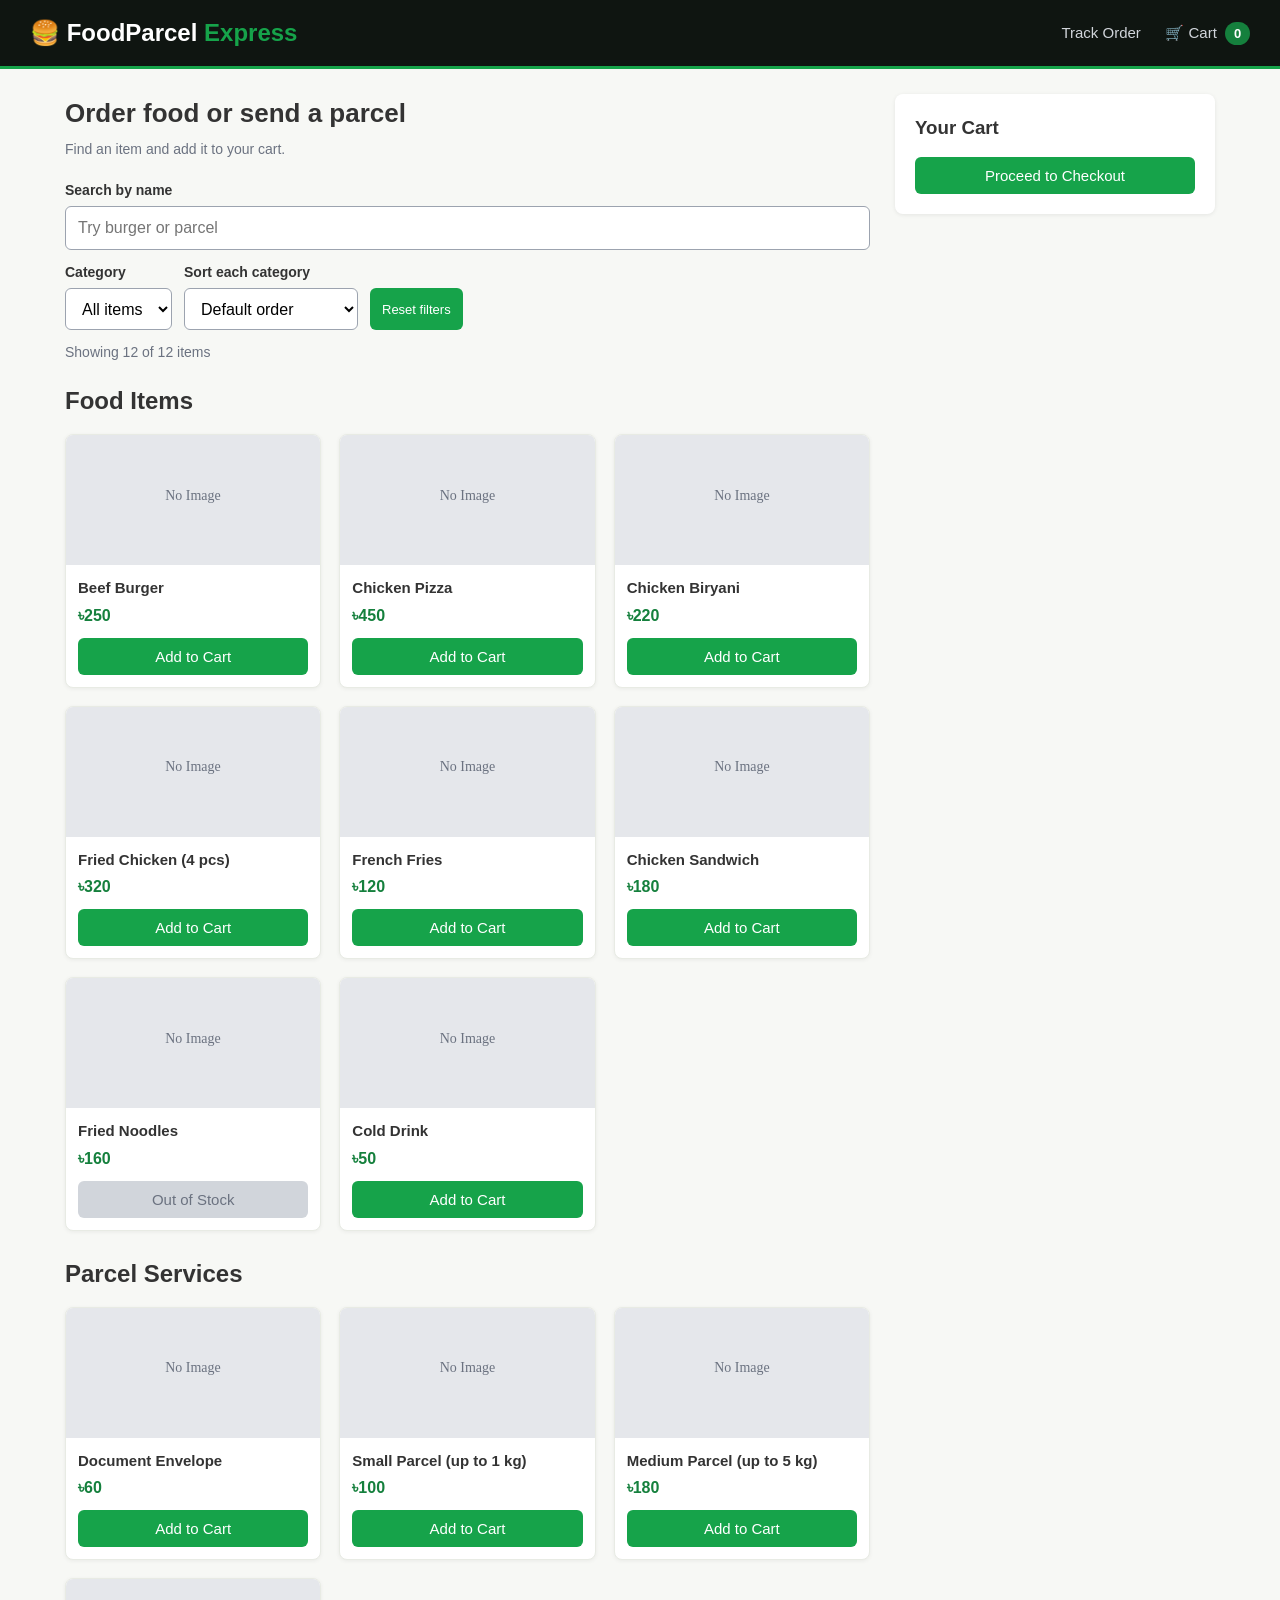
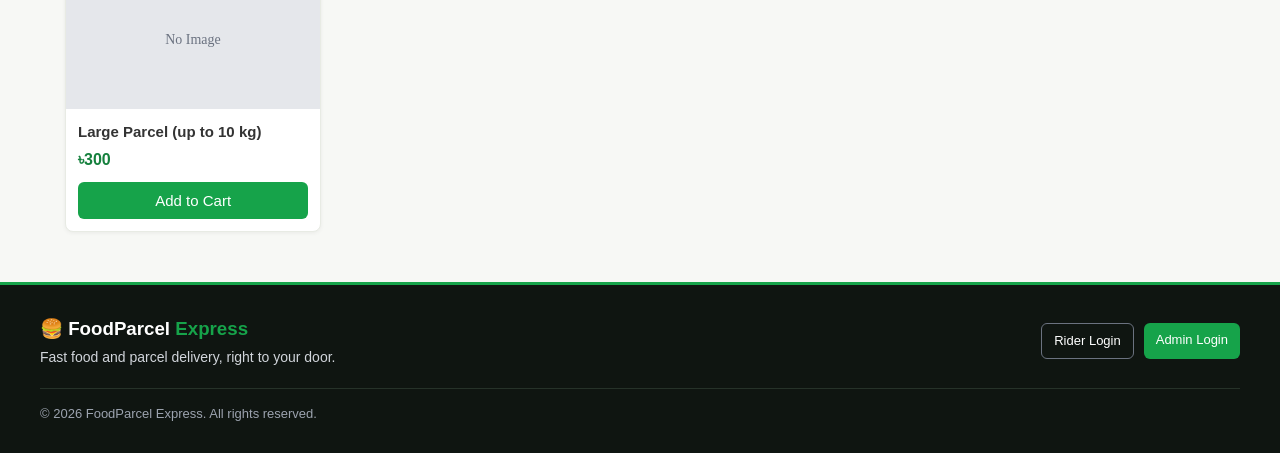
<file: index.html>
<!DOCTYPE html>
<html lang="en">
<head>
  <meta charset="UTF-8">
  <meta name="viewport" content="width=device-width, initial-scale=1.0">
  <title>Food & Parcel Delivery</title>
  <link rel="stylesheet" href="css/style.css">
  <link rel="stylesheet" href="css/customer.css">
</head>
<body class="shop">

  <header class="site-header">
    <h2>🍔 FoodParcel <span>Express</span></h2>
    <nav>
  <a href="track-order.html">Track Order</a>
  <a href="#cart" id="cart-link">🛒 Cart <span class="cart-count" id="cart-count">0</span></a>
</nav>
  </header>

  <div class="shop-main">
  <div class="page-wrap">

    <main class="menu">
      <h1>Order food or send a parcel</h1>
      <p class="subtitle">Find an item and add it to your cart.</p>

      <div class="catalog-controls" role="search" aria-label="Find items">
        <div class="catalog-field catalog-search">
          <label for="item-search">Search by name</label>
          <input type="search" id="item-search" placeholder="Try burger or parcel" autocomplete="off">
        </div>
        <div class="catalog-field">
          <label for="category-filter">Category</label>
          <select id="category-filter">
            <option value="All">All items</option>
            <option value="Food">Food</option>
            <option value="Parcel">Parcel</option>
          </select>
        </div>
        <div class="catalog-field">
          <label for="price-sort">Sort each category</label>
          <select id="price-sort">
            <option value="default">Default order</option>
            <option value="low-high">Price: Low to high</option>
            <option value="high-low">Price: High to low</option>
          </select>
        </div>
        <button type="button" class="btn btn-small" id="reset-filters">Reset filters</button>
      </div>
      <p id="results-count" class="subtitle" role="status"></p>
      <p id="no-results" class="catalog-empty" hidden>No items match your search. Try another name or reset the filters.</p>

      <section id="food-section" aria-labelledby="food-heading">
        <h2 id="food-heading">Food Items</h2>
        <div class="product-grid" id="food-list"></div>
      </section>

      <section id="parcel-section" aria-labelledby="parcel-heading">
        <h2 id="parcel-heading">Parcel Services</h2>
        <div class="product-grid" id="parcel-list"></div>
      </section>
    </main>

    <aside class="cart-box" id="cart">
      <h3>Your Cart</h3>
      <div id="cart-items"></div>
      <div class="totals" id="cart-totals"></div>
      <button class="btn" onclick="goToCheckout()">Proceed to Checkout</button>
    </aside>

  </div>
  </div>

  <footer class="site-footer">
    <div class="footer-content">
      <div>
        <h3>🍔 FoodParcel <span>Express</span></h3>
        <p>Fast food and parcel delivery, right to your door.</p>
      </div>
      <div class="footer-buttons">
        <a href="rider-login.html" class="btn btn-small btn-outline">Rider Login</a>
        <a href="admin-login.html" class="btn btn-small">Admin Login</a>
      </div>
    </div>
    <p class="copyright">© 2026 FoodParcel Express. All rights reserved.</p>
  </footer>

  <div class="cart-message" id="cart-message" role="status" aria-atomic="true"></div>

  <script src="js/data.js"></script>
  <script src="js/order.js"></script>
</body>
</html>
</file>
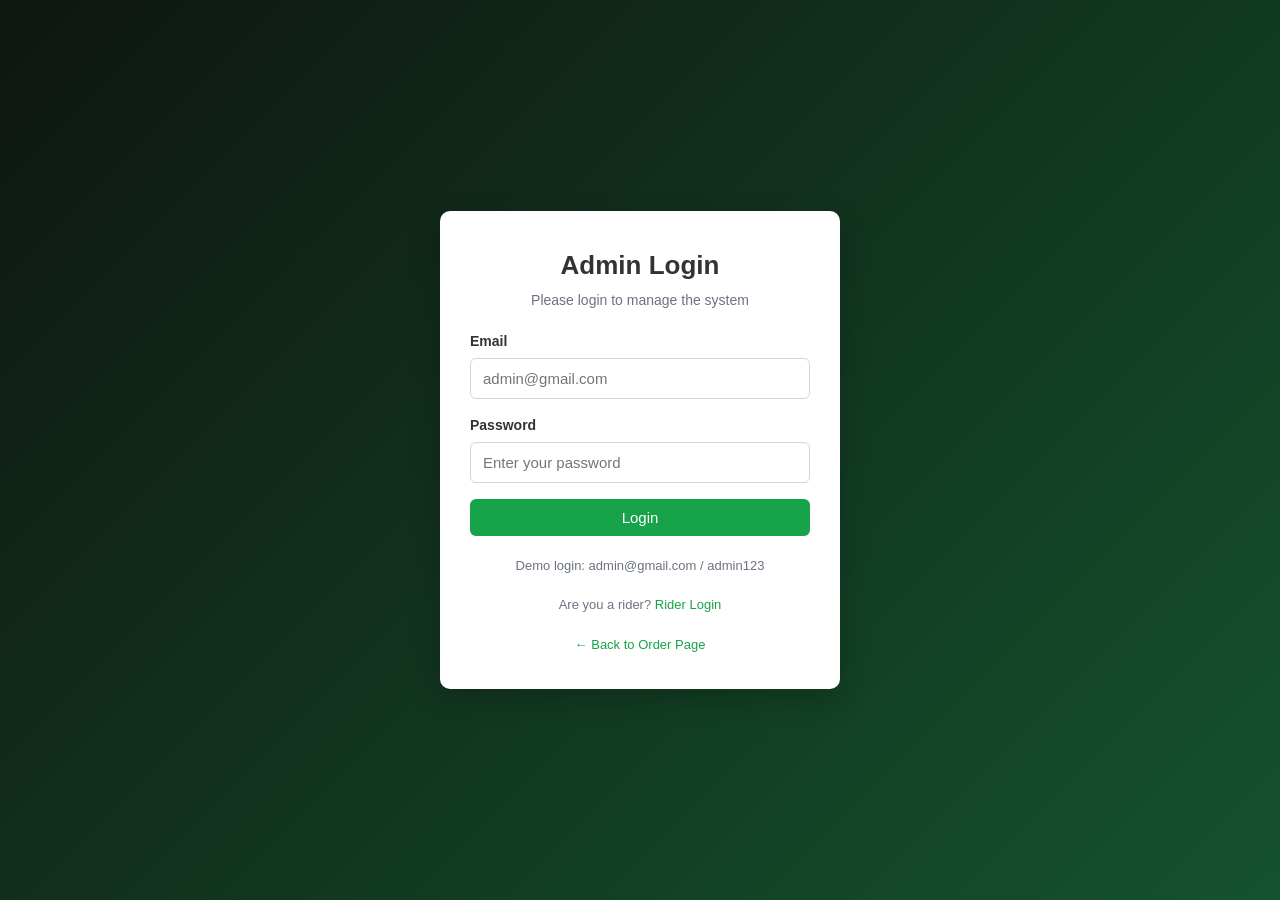
<file: admin-login.html>
<!DOCTYPE html>
<html lang="en">
<head>
  <meta charset="UTF-8">
  <meta name="viewport" content="width=device-width, initial-scale=1.0">
  <title>Admin Login</title>
  <link rel="stylesheet" href="css/style.css">
</head>
<body class="auth-body">
  <div class="auth-card">
    <h1>Admin Login</h1>
    <p class="subtitle">Please login to manage the system</p>

    <form id="login-form">
      <div class="form-group">
        <label for="email">Email</label>
        <input type="text" id="email" placeholder="admin@gmail.com">
      </div>

      <div class="form-group">
        <label for="password">Password</label>
        <input type="password" id="password" placeholder="Enter your password">
      </div>

      <p class="error" id="error"></p>
      <button type="submit" class="btn">Login</button>
    </form>

    <p class="hint">Demo login: admin@gmail.com / admin123</p>
    <p class="hint">Are you a rider? <a href="rider-login.html">Rider Login</a></p>
    <p class="hint"><a href="index.html">← Back to Order Page</a></p>
  </div>

  <script src="js/login.js"></script>
</body>
</html>
</file>
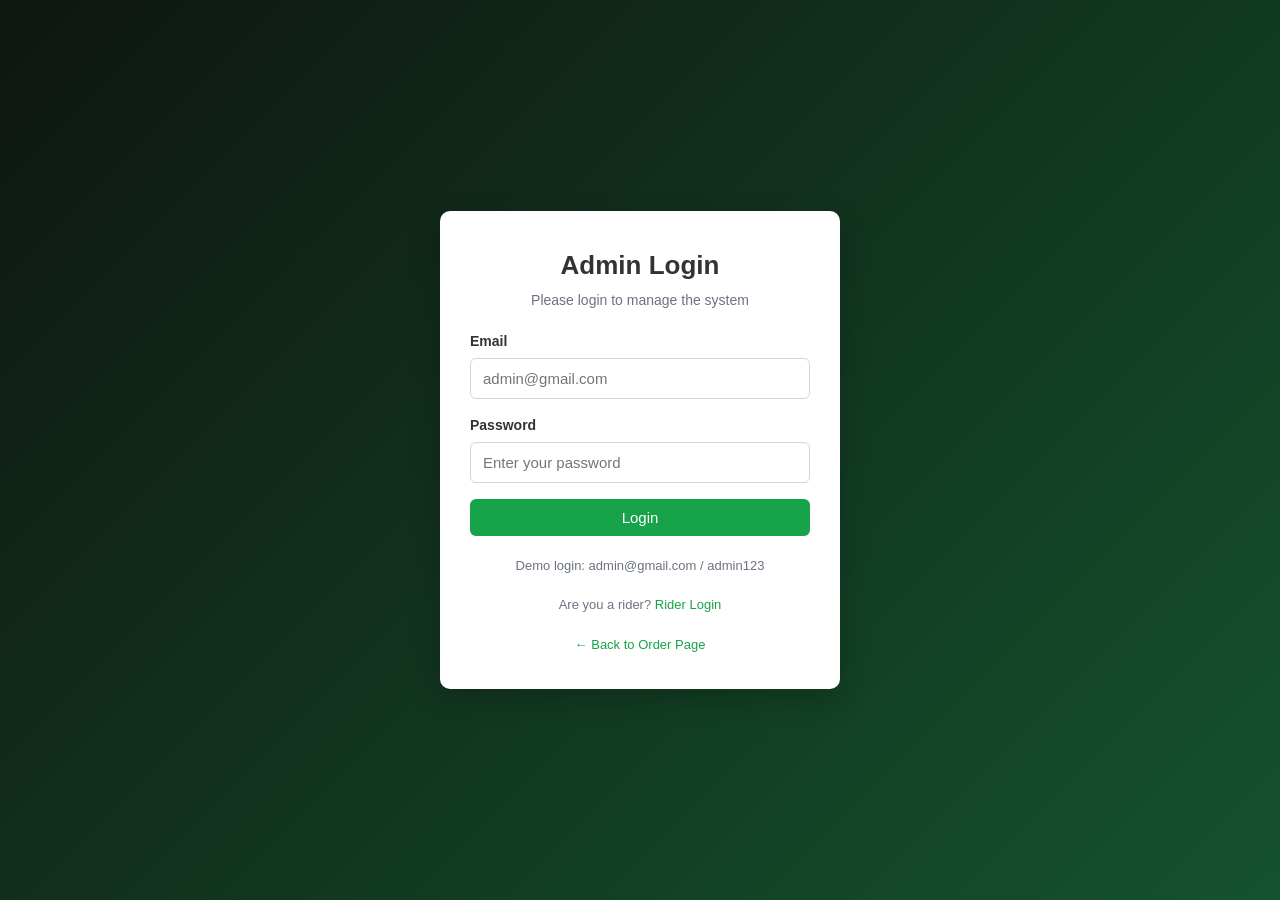
<file: admin.html>
<!DOCTYPE html>
<html lang="en">
<head>
  <meta charset="UTF-8">
  <meta name="viewport" content="width=device-width, initial-scale=1.0">
  <title>Admin Panel</title>
  <link rel="stylesheet" href="css/style.css">
</head>
<body>
  <div class="layout">

    <aside class="sidebar">
      <h2 class="logo">Admin Panel</h2>
      <nav>
        <a href="#" id="nav-items" onclick="showPage('items'); return false;">Items</a>
        <a href="#" id="nav-orders" onclick="showPage('orders'); return false;">Orders</a>
      </nav>
    </aside>

    <div class="main">
      <header class="topbar">
        <h3 id="page-title">Items</h3>
        <div>
          <a href="index.html" style="margin-right: 15px;">View Site</a>
          <button class="btn btn-small" onclick="logout()">Logout</button>
        </div>
      </header>

      <!-- The selected component (Items or Orders) is loaded here -->
      <main class="content" id="admin-content"></main>
    </div>

  </div>

  <script src="js/data.js"></script>
  <script src="components/items.js"></script>
  <script src="components/orders.js"></script>
  <script src="js/admin.js"></script>
</body>
</html>
</file>
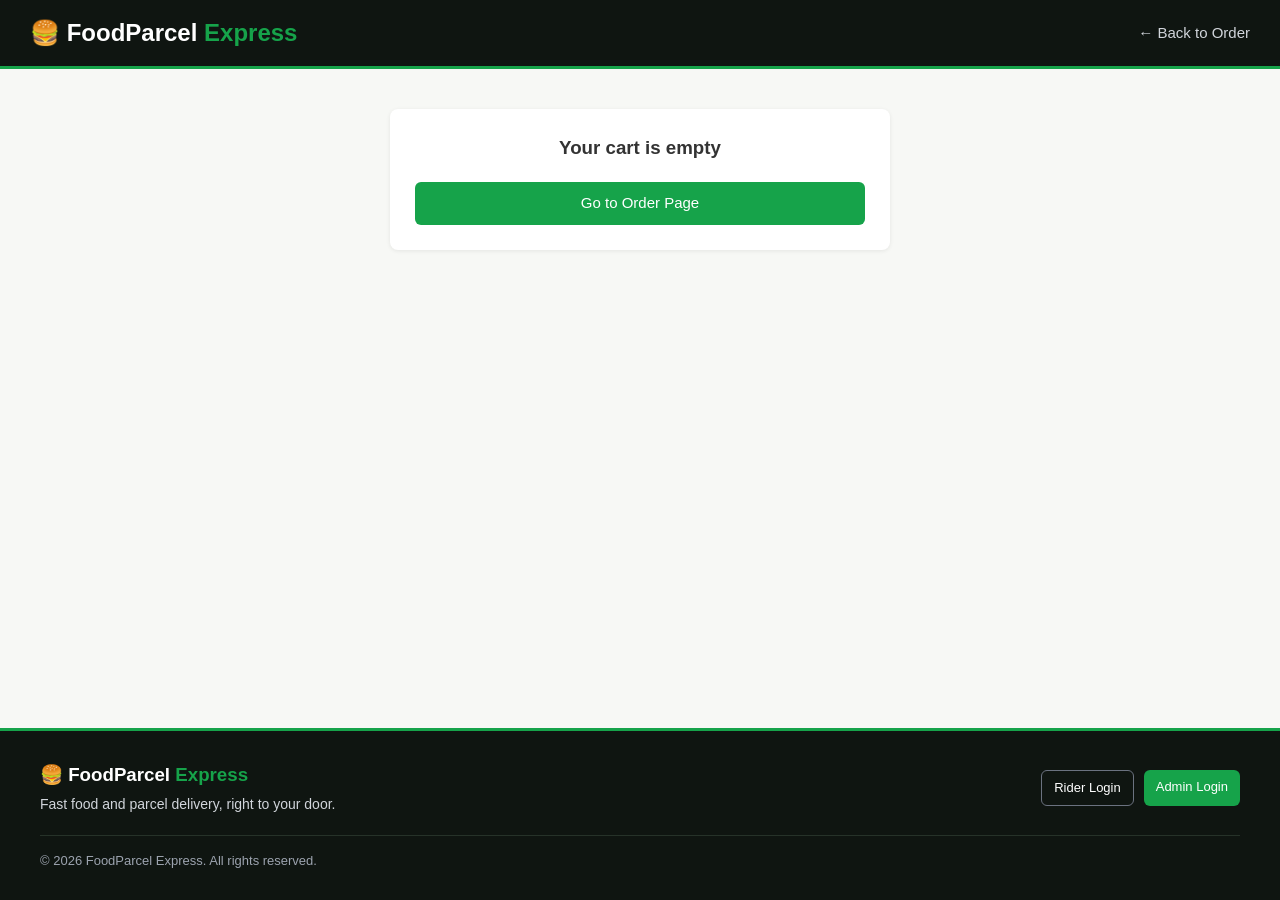
<file: checkout.html>
<!DOCTYPE html>
<html lang="en">
<head>
  <meta charset="UTF-8">
  <meta name="viewport" content="width=device-width, initial-scale=1.0">
  <title>Checkout</title>
  <link rel="stylesheet" href="css/style.css">
</head>
<body class="shop">

  <header class="site-header">
    <h2>🍔 FoodParcel <span>Express</span></h2>
    <nav>
      <a href="index.html">← Back to Order</a>
    </nav>
  </header>

  <div class="shop-main">

  <!-- Checkout form + summary -->
  <div class="checkout-layout" id="checkout-layout">

    <div class="box" id="form-box">
      <h3>Customer Details</h3>

      <form id="checkout-form">
        <div class="form-group">
          <label for="name">Full Name</label>
          <input type="text" id="name" placeholder="Your name">
        </div>

        <div class="form-group">
          <label for="phone">Phone Number</label>
          <input type="text" id="phone" placeholder="01XXXXXXXXX">
        </div>

        <div class="form-group">
          <label for="address">Delivery Address</label>
          <textarea id="address" rows="3" placeholder="House, road, area"></textarea>
        </div>

        <div class="form-group">
          <label>Payment Method</label>
          <div class="radio-group">
            <label><input type="radio" name="payment" value="Cash on Delivery" checked> Cash on Delivery</label>
            <label><input type="radio" name="payment" value="bKash"> bKash</label>
          </div>
        </div>

        <div class="form-group">
          <label for="note">Note (optional)</label>
          <textarea id="note" rows="2" placeholder="For parcel: write pickup address here"></textarea>
        </div>

        <p class="error" id="error"></p>
        <button type="submit" class="btn">Place Order</button>
      </form>
    </div>

    <div class="box" id="summary-box">
      <h3>Order Summary</h3>
      <div id="summary"></div>
      <div class="totals" id="summary-totals"></div>
    </div>

  </div>

  <!-- Shown when the cart is empty -->
  <div class="box success-box" id="empty-box" style="display: none;">
    <h3>Your cart is empty</h3>
    <a href="index.html" class="btn">Go to Order Page</a>
  </div>

  <!-- Shown after the order is placed -->
  <div class="box success-box" id="success-box" style="display: none;">
    <h2>✅ Order Placed!</h2>
    <p>Thank you! Your order ID is <b id="order-id"></b>.</p>
    <p>Customer: <span id="success-name"></span></p>
    <p>Total: <strong id="success-total"></strong></p>
    <p>Payment method: <span id="success-payment"></span></p>
    <p class="subtitle">We will contact you on your phone soon.</p>
    <a href="index.html" class="btn">Order Again</a>
  </div>

  </div>

  <footer class="site-footer">
    <div class="footer-content">
      <div>
        <h3>🍔 FoodParcel <span>Express</span></h3>
        <p>Fast food and parcel delivery, right to your door.</p>
      </div>
      <div class="footer-buttons">
        <a href="rider-login.html" class="btn btn-small btn-outline">Rider Login</a>
        <a href="admin-login.html" class="btn btn-small">Admin Login</a>
      </div>
    </div>
    <p class="copyright">© 2026 FoodParcel Express. All rights reserved.</p>
  </footer>

  <script src="js/data.js"></script>
  <script src="js/checkout.js"></script>
</body>
</html>
</file>
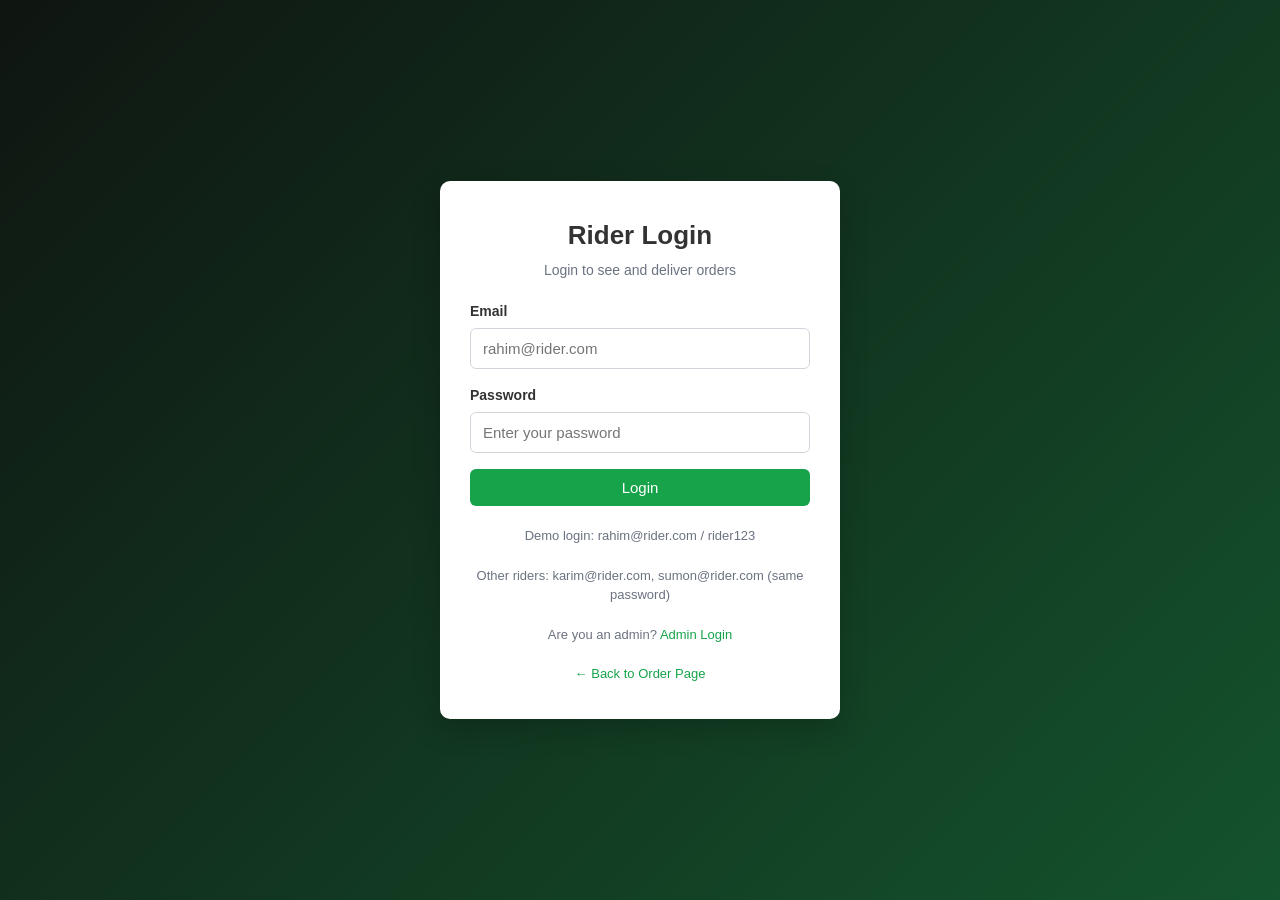
<file: rider-login.html>
<!DOCTYPE html>
<html lang="en">
<head>
  <meta charset="UTF-8">
  <meta name="viewport" content="width=device-width, initial-scale=1.0">
  <title>Rider Login</title>
  <link rel="stylesheet" href="css/style.css">
</head>
<body class="auth-body">
  <div class="auth-card">
    <h1>Rider Login</h1>
    <p class="subtitle">Login to see and deliver orders</p>

    <form id="login-form">
      <div class="form-group">
        <label for="email">Email</label>
        <input type="text" id="email" placeholder="rahim@rider.com">
      </div>

      <div class="form-group">
        <label for="password">Password</label>
        <input type="password" id="password" placeholder="Enter your password">
      </div>

      <p class="error" id="error"></p>
      <button type="submit" class="btn">Login</button>
    </form>

    <p class="hint">Demo login: rahim@rider.com / rider123</p>
    <p class="hint">Other riders: karim@rider.com, sumon@rider.com (same password)</p>
    <p class="hint">Are you an admin? <a href="admin-login.html">Admin Login</a></p>
    <p class="hint"><a href="index.html">← Back to Order Page</a></p>
  </div>

  <script src="js/data.js"></script>
  <script src="js/rider-login.js"></script>
</body>
</html>
</file>
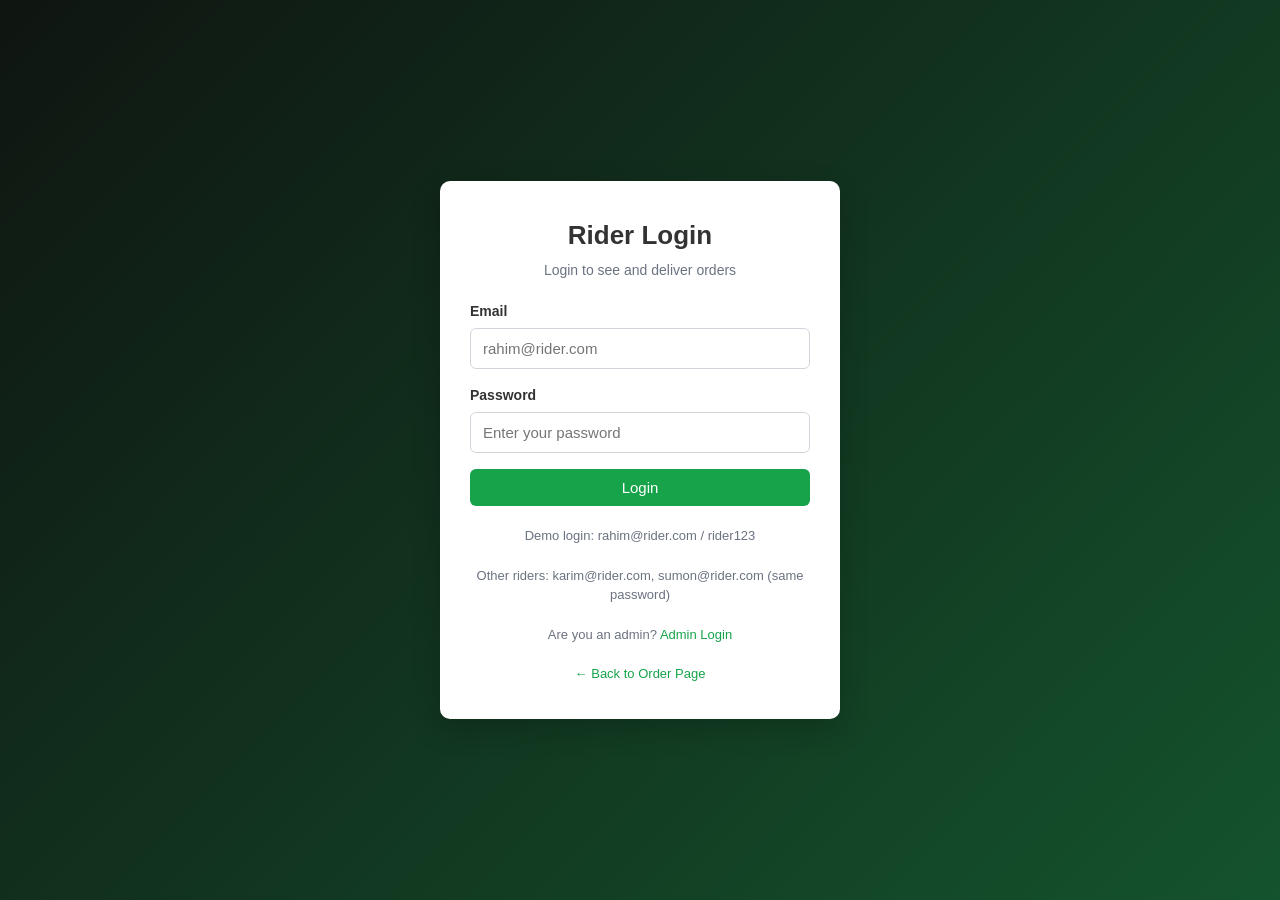
<file: rider.html>
<!DOCTYPE html>
<html lang="en">
<head>
  <meta charset="UTF-8">
  <meta name="viewport" content="width=device-width, initial-scale=1.0">
  <title>Rider Panel</title>
  <link rel="stylesheet" href="css/style.css">
</head>
<body>
  <div class="layout">

    <aside class="sidebar">
      <h2 class="logo">Rider Panel</h2>
      <nav>
        <a href="#" id="nav-new" onclick="showPage('new'); return false;">New Orders</a>
        <a href="#" id="nav-mine" onclick="showPage('mine'); return false;">My Deliveries</a>
        <a href="#" id="nav-done" onclick="showPage('done'); return false;">Completed</a>
      </nav>
    </aside>

    <div class="main">
      <header class="topbar">
        <h3 id="page-title">New Orders</h3>
        <div>
          <span id="rider-name" style="margin-right: 15px;"></span>
          <button class="btn btn-small" onclick="logout()">Logout</button>
        </div>
      </header>

      <main class="content" id="rider-content"></main>
    </div>

  </div>

  <script src="js/data.js"></script>
  <script src="js/rider.js"></script>
</body>
</html>
</file>
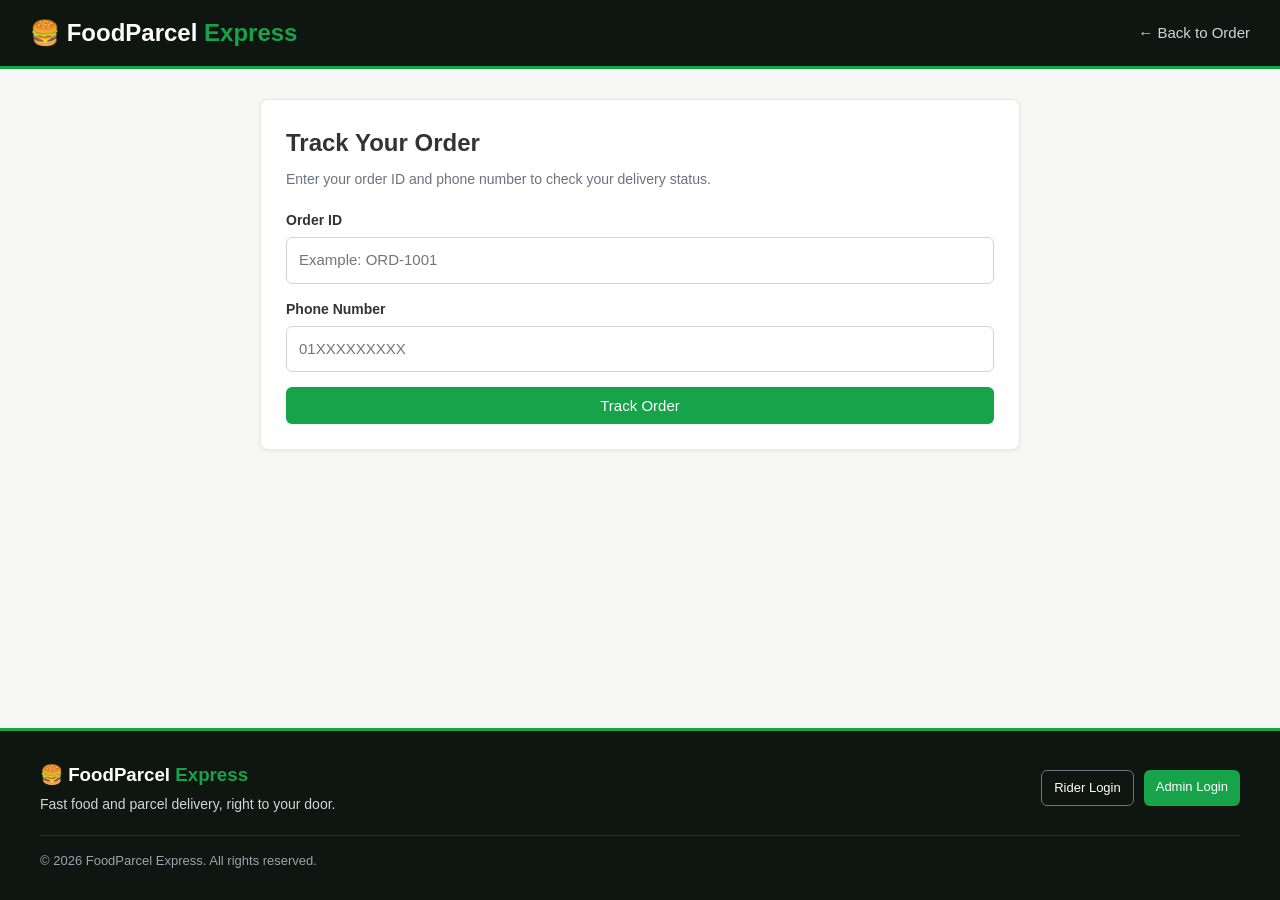
<file: track-order.html>
<!DOCTYPE html>
<html lang="en">
<head>
  <meta charset="UTF-8">
  <meta name="viewport" content="width=device-width, initial-scale=1.0">
  <title>Track Order | FoodParcel Express</title>
  <link rel="stylesheet" href="css/style.css">
  <link rel="stylesheet" href="css/track-order.css">
</head>
<body class="shop">

  <header class="site-header">
    <h2>🍔 FoodParcel <span>Express</span></h2>
    <nav>
      <a href="index.html">← Back to Order</a>
    </nav>
  </header>

  <main class="shop-main tracking-main">
    <div class="tracking-wrap">

      <section class="box tracking-search">
        <h2>Track Your Order</h2>
        <p class="subtitle">Enter your order ID and phone number to check your delivery status.</p>

        <form id="tracking-form">
          <div class="form-group">
            <label for="order-id">Order ID</label>
            <input type="text" id="order-id" placeholder="Example: ORD-1001" required>
          </div>

          <div class="form-group">
            <label for="tracking-phone">Phone Number</label>
            <input type="text" id="tracking-phone" placeholder="01XXXXXXXXX" required>
          </div>

          <p class="error tracking-error" id="tracking-error"></p>
          <button type="submit" class="btn">Track Order</button>
        </form>
      </section>

      <section id="tracking-result" aria-live="polite"></section>

    </div>
  </main>

  <footer class="site-footer">
    <div class="footer-content">
      <div>
        <h3>🍔 FoodParcel <span>Express</span></h3>
        <p>Fast food and parcel delivery, right to your door.</p>
      </div>
      <div class="footer-buttons">
        <a href="rider-login.html" class="btn btn-small btn-outline">Rider Login</a>
        <a href="admin-login.html" class="btn btn-small">Admin Login</a>
      </div>
    </div>
    <p class="copyright">© 2026 FoodParcel Express. All rights reserved.</p>
  </footer>

  <script src="js/data.js"></script>
  <script src="js/track-order.js"></script>
</body>
</html>
</file>
<file: css/style.css>
/* ===== Basic Setup ===== */
* {
  margin: 0;
  padding: 0;
  box-sizing: border-box;
}

:root {
  --main: #16a34a;        /* green */
  --main-dark: #15803d;   /* dark green (hover) */
  --black: #0f1511;       /* black with a tiny green tint */
  --bg: #f7f8f5;         /* premium off-white */
}

body {
  font-family: Arial, Helvetica, sans-serif;
  background-color: var(--bg);
  color: #333;
  line-height: 1.5;
}

a {
  color: var(--main);
  text-decoration: none;
}

a:hover {
  text-decoration: underline;
}

.subtitle {
  color: #6b7280;
  font-size: 14px;
  margin-bottom: 20px;
}

/* ===== Buttons ===== */
.btn {
  display: block;
  width: 100%;
  padding: 10px;
  background-color: var(--main);
  color: #fff;
  border: none;
  border-radius: 6px;
  font-size: 15px;
  cursor: pointer;
}

.btn:hover {
  background-color: var(--main-dark);
}

.btn-small {
  display: inline-block;
  width: auto;
  padding: 7px 12px;
  font-size: 13px;
}

.btn-danger {
  background-color: #dc2626;
}

.btn-danger:hover {
  background-color: #b91c1c;
}

.btn-green {
  background-color: #16a34a;
}

.btn-green:hover {
  background-color: #15803d;
}

.btn-disabled,
.btn-disabled:hover {
  background-color: #d1d5db;
  color: #6b7280;
  cursor: not-allowed;
}

/* ===== Customer Header ===== */
.site-header {
  display: flex;
  justify-content: space-between;
  align-items: center;
  background-color: var(--black);
  padding: 15px 30px;
  border-bottom: 3px solid var(--main);
}

.site-header h2 {
  color: #fff;
}

.site-header h2 span,
.site-footer h3 span {
  color: var(--main);
}

.site-header nav a {
  margin-left: 20px;
  font-size: 15px;
  color: #d1d5db;
}

.site-header nav a:hover {
  color: #fff;
  text-decoration: none;
}

/* ===== Footer (customer pages) ===== */
body.shop {
  min-height: 100vh;
  display: flex;
  flex-direction: column;
}

.shop-main {
  flex: 1;            /* pushes the footer to the bottom */
}

.site-footer {
  background-color: var(--black);
  color: #d1d5db;
  padding: 30px;
  border-top: 3px solid var(--main);
}

.footer-content {
  max-width: 1200px;
  margin: 0 auto;
  display: flex;
  justify-content: space-between;
  align-items: center;
  gap: 20px;
}

.site-footer h3 {
  color: #fff;
  margin-bottom: 4px;
}

.site-footer p {
  font-size: 14px;
}

.site-footer .copyright {
  max-width: 1200px;
  margin: 20px auto 0;
  padding-top: 15px;
  border-top: 1px solid #263229;
  font-size: 13px;
  color: #9ca3af;
}

/* ===== Order Page ===== */
.page-wrap {
  display: flex;
  gap: 25px;
  max-width: 1200px;
  margin: 0 auto;
  padding: 25px;
}

.menu {
  flex: 1;
}

.menu h2 {
  margin: 10px 0 15px;
}

.product-grid {
  display: grid;
  grid-template-columns: repeat(auto-fill, minmax(190px, 1fr));
  gap: 18px;
  margin-bottom: 25px;
}

.product {
  background-color: #fff;
  border-radius: 8px;
  overflow: hidden;
  border: 1px solid #e8ebe4;
  box-shadow: 0 1px 4px rgba(0, 0, 0, 0.06);
  transition: transform 0.2s;
}

.product:hover {
  transform: translateY(-3px);
}

.product img {
  width: 100%;
  height: 130px;
  object-fit: cover;
  display: block;
}

.product-info {
  padding: 12px;
}

.product-info h4 {
  font-size: 15px;
}

.price {
  color: var(--main-dark);
  font-weight: bold;
  margin: 4px 0 10px;
}

/* ===== Cart ===== */
.cart-box {
  width: 320px;
  align-self: flex-start;
  position: sticky;
  top: 20px;
  background-color: #fff;
  padding: 20px;
  border-radius: 8px;
  box-shadow: 0 1px 4px rgba(0, 0, 0, 0.08);
}

.cart-box h3 {
  margin-bottom: 15px;
}

.cart-row {
  display: flex;
  justify-content: space-between;
  align-items: center;
  padding: 8px 0;
  border-bottom: 1px solid #e5e7eb;
  font-size: 14px;
}

.qty-btn {
  width: 24px;
  height: 24px;
  border: 1px solid #d1d5db;
  background-color: #fff;
  border-radius: 4px;
  cursor: pointer;
}

.qty {
  margin: 0 6px;
}

.totals {
  margin: 15px 0;
  font-size: 14px;
}

.totals div {
  display: flex;
  justify-content: space-between;
  margin-bottom: 4px;
}

.totals .grand {
  font-weight: bold;
  font-size: 16px;
  border-top: 1px solid #e5e7eb;
  padding-top: 8px;
}

.empty {
  color: #6b7280;
  font-size: 14px;
}

.red-text {
  color: #dc2626;
}

/* ===== Checkout Page ===== */
.checkout-layout {
  display: flex;
  gap: 25px;
  max-width: 900px;
  margin: 0 auto;
  padding: 25px;
  align-items: flex-start;
}

.box {
  background-color: #fff;
  padding: 25px;
  border-radius: 8px;
  box-shadow: 0 1px 4px rgba(0, 0, 0, 0.08);
}

.box h3 {
  margin-bottom: 15px;
}

#form-box {
  flex: 1;
}

#summary-box {
  width: 330px;
}

.form-group {
  margin-bottom: 16px;
}

.form-group label {
  display: block;
  margin-bottom: 6px;
  font-size: 14px;
  font-weight: bold;
}

.form-group input[type="text"],
.form-group input[type="password"],
.form-group textarea {
  width: 100%;
  padding: 11px 12px;
  border: 1px solid #d1d5db;
  border-radius: 6px;
  font-size: 15px;
  font-family: inherit;
  outline: none;
}

.form-group input:focus,
.form-group textarea:focus {
  border-color: var(--main);
  box-shadow: 0 0 0 3px rgba(22, 163, 74, 0.18);
}

.radio-group {
  display: flex;
  gap: 18px;
  font-size: 14px;
}

.radio-group label {
  font-weight: normal;
  display: inline;
}

.error {
  color: #dc2626;
  font-size: 14px;
  margin-bottom: 12px;
}

.success-box {
  max-width: 500px;
  margin: 40px auto;
  text-align: center;
}

.success-box h2 {
  color: #16a34a;
  margin-bottom: 10px;
}

.success-box .btn {
  margin-top: 20px;
}

/* ===== Admin Login ===== */
.auth-body {
  min-height: 100vh;
  display: flex;
  justify-content: center;
  align-items: center;
  padding: 20px;
  background: linear-gradient(135deg, #0f1511, #14532d);
}

.auth-card {
  width: 100%;
  max-width: 400px;
  background-color: #fff;
  padding: 35px 30px;
  border-radius: 10px;
  box-shadow: 0 10px 30px rgba(0, 0, 0, 0.2);
}

.auth-card h1 {
  font-size: 26px;
  margin-bottom: 5px;
  text-align: center;
}

.auth-card .subtitle {
  text-align: center;
}

.hint {
  text-align: center;
  margin-top: 20px;
  font-size: 13px;
  color: #6b7280;
}

/* ===== Admin Layout ===== */
.layout {
  display: flex;
  min-height: 100vh;
}

.sidebar {
  width: 230px;
  background-color: var(--black);
  color: #fff;
  padding: 25px 0;
}

.sidebar .logo {
  text-align: center;
  margin-bottom: 30px;
  font-size: 22px;
}

.sidebar nav a {
  display: block;
  padding: 12px 25px;
  color: #d1d5db;
  font-size: 15px;
  border-left: 3px solid transparent;
}

.sidebar nav a:hover,
.sidebar nav a.active {
  background-color: #1c2a21;
  color: #fff;
  text-decoration: none;
}

.sidebar nav a.active {
  border-left-color: var(--main);
}

.main {
  flex: 1;
  min-width: 0;
  display: flex;
  flex-direction: column;
}

.topbar {
  display: flex;
  justify-content: space-between;
  align-items: center;
  background-color: #fff;
  padding: 15px 30px;
  box-shadow: 0 1px 4px rgba(0, 0, 0, 0.08);
}

.content {
  padding: 30px;
}

/* ===== Admin Tables ===== */
.table-box {
  background-color: #fff;
  padding: 20px;
  border-radius: 8px;
  box-shadow: 0 1px 4px rgba(0, 0, 0, 0.08);
  overflow-x: auto;
}

table {
  width: 100%;
  border-collapse: collapse;
  min-width: 600px;
}

th,
td {
  padding: 12px;
  text-align: left;
  vertical-align: top;
  border-bottom: 1px solid #e5e7eb;
  font-size: 14px;
}

th {
  background-color: #f9fafb;
}

.thumb {
  width: 60px;
  height: 45px;
  object-fit: cover;
  border-radius: 4px;
}

select {
  padding: 6px;
  border: 1px solid #d1d5db;
  border-radius: 6px;
}

.badge {
  padding: 4px 10px;
  border-radius: 12px;
  font-size: 12px;
  white-space: nowrap;
}

.badge.success { background-color: #dcfce7; color: #166534; }
.badge.warning { background-color: #fef3c7; color: #92400e; }
.badge.danger  { background-color: #fee2e2; color: #b91c1c; }
.badge.info    { background-color: #dbeafe; color: #1e40af; }
.badge.purple  { background-color: #ede9fe; color: #5b21b6; }

/* ===== Stat cards (admin + rider) ===== */
.cards {
  display: grid;
  grid-template-columns: repeat(auto-fit, minmax(170px, 1fr));
  gap: 18px;
  margin-bottom: 25px;
}

.card {
  background-color: #fff;
  padding: 16px 20px;
  border-radius: 8px;
  border: 1px solid #e8ebe4;
  border-left: 4px solid var(--main);
  box-shadow: 0 1px 4px rgba(0, 0, 0, 0.06);
}

.card h4 {
  color: #6b7280;
  font-size: 14px;
  font-weight: normal;
}

.card .number {
  font-size: 28px;
  font-weight: bold;
  margin-top: 4px;
}

/* ===== Rider order cards ===== */
.order-list {
  display: grid;
  grid-template-columns: repeat(auto-fill, minmax(300px, 1fr));
  gap: 18px;
}

.order-card {
  background-color: #fff;
  padding: 18px;
  border-radius: 8px;
  border: 1px solid #e8ebe4;
  box-shadow: 0 1px 4px rgba(0, 0, 0, 0.06);
}

.order-head {
  display: flex;
  justify-content: space-between;
  align-items: center;
  margin-bottom: 10px;
}

.order-card p {
  font-size: 14px;
  margin-bottom: 6px;
}

.order-items {
  background-color: var(--bg);
  padding: 8px 10px;
  border-radius: 6px;
  font-size: 14px;
  margin: 10px 0;
}

.order-card .btn {
  margin-top: 12px;
}

.steps {
  display: flex;
  gap: 6px;
  margin: 12px 0 4px;
}

.step {
  flex: 1;
  text-align: center;
  padding: 6px 4px;
  font-size: 12px;
  border-radius: 4px;
  background-color: #e5e7eb;
  color: #6b7280;
}

.step.done {
  background-color: var(--main);
  color: #fff;
}

/* ===== Footer buttons ===== */
.footer-buttons {
  display: flex;
  gap: 10px;
}

.btn-outline,
.btn-outline:hover {
  background-color: transparent;
  border: 1px solid #6b7280;
  color: #fff;
}

.btn-outline:hover {
  background-color: #1c2a21;
  text-decoration: none;
}

.btn,
.btn:hover {
  text-decoration: none;
}

/* ===== Responsive ===== */
@media (max-width: 768px) {
  .page-wrap,
  .checkout-layout {
    flex-direction: column;
    padding: 15px;
  }

  .cart-box,
  #summary-box {
    width: 100%;
    position: static;
  }

  #form-box {
    width: 100%;
  }

  .layout {
    flex-direction: column;
  }

  .sidebar {
    width: 100%;
    padding: 15px 0;
  }

  .sidebar .logo {
    margin-bottom: 10px;
  }

  .sidebar nav {
    display: flex;
  }

  .topbar,
  .content,
  .site-header,
  .site-footer {
    padding: 15px;
  }

  .footer-content {
    flex-direction: column;
    align-items: flex-start;
  }
}
</file>
<file: css/customer.css>
/* Customer catalogue and cart additions. Loaded only on the order page. */
.shop .menu {
  min-width: 0;
}

.menu h1 {
  font-size: 26px;
  margin-bottom: 6px;
}

.catalog-controls {
  display: flex;
  align-items: flex-end;
  flex-wrap: wrap;
  gap: 12px;
  margin-bottom: 12px;
}

.catalog-search {
  flex: 1 1 100%;
  min-width: 180px;
}

.catalog-field label {
  display: block;
  font-size: 14px;
  font-weight: bold;
  margin-bottom: 5px;
}

.catalog-field input,
.catalog-field select {
  width: 100%;
  min-height: 42px;
  padding: 9px 12px;
  border: 1px solid #9ca3af;
  border-radius: 6px;
  background-color: #fff;
  font: inherit;
}

.catalog-controls .btn {
  min-height: 42px;
}

.catalog-field input:focus-visible,
.catalog-field select:focus-visible,
.shop button:focus-visible {
  outline: 3px solid var(--main-dark);
  outline-offset: 3px;
}

.catalog-empty {
  padding: 24px;
  background-color: #fff;
  border: 1px solid #e8ebe4;
  border-radius: 8px;
}

.cart-box {
  flex-shrink: 0;
}

.cart-box .cart-row {
  gap: 12px;
}

.cart-box .qty-btn {
  width: 32px;
  height: 32px;
  margin-top: 6px;
}

.cart-remove {
  display: block;
  margin-top: 8px;
  padding: 5px 0;
  border: none;
  background: transparent;
  color: #b91c1c;
  font: inherit;
  text-decoration: underline;
  cursor: pointer;
}

.cart-count {
  display: inline-block;
  min-width: 25px;
  padding: 2px 7px;
  margin-left: 4px;
  border-radius: 14px;
  background-color: var(--main-dark);
  color: #fff;
  text-align: center;
  font-size: 13px;
  font-weight: bold;
}

.cart-message {
  position: fixed;
  right: 20px;
  bottom: 20px;
  z-index: 10;
  max-width: calc(100% - 40px);
  padding: 12px 18px;
  border-radius: 8px;
  background-color: var(--main-dark);
  color: #fff;
  box-shadow: 0 4px 14px rgba(0, 0, 0, 0.18);
  overflow-wrap: anywhere;
  opacity: 0;
  pointer-events: none;
}

.cart-message.visible {
  opacity: 1;
}

@media (max-width: 768px) {
  .shop .menu {
    width: 100%;
  }

  .catalog-search {
    flex-basis: 100%;
  }

  .shop .site-header {
    flex-wrap: wrap;
    gap: 10px;
  }
}

#clear-cart-button {
  margin-top: 10px;
}

.cart-box .btn:disabled,
.cart-box .btn:disabled:hover {
  background-color: #d1d5db;
  color: #6b7280;
  cursor: not-allowed;
}
</file>
<file: css/track-order.css>
/* Customer Order Tracking */

.tracking-main {
  padding: 30px 20px;
}

.tracking-wrap {
  max-width: 760px;
  margin: 0 auto;
}

.tracking-search,
.tracking-result-box {
  background-color: #fff;
  padding: 25px;
  border-radius: 8px;
  border: 1px solid #e8ebe4;
  box-shadow: 0 1px 4px rgba(0, 0, 0, 0.08);
  margin-bottom: 20px;
}

.tracking-search h2,
.tracking-result-box h2 {
  margin-bottom: 8px;
}

.tracking-search .form-group {
  margin-bottom: 15px;
}

.tracking-search input,
.review-form textarea {
  width: 100%;
  padding: 10px 12px;
  border: 1px solid #d1d5db;
  border-radius: 6px;
  font: inherit;
}

.tracking-search input:focus,
.review-form textarea:focus {
  outline: 2px solid var(--main);
  border-color: var(--main);
}

.tracking-error {
  color: #dc2626;
  margin-bottom: 12px;
  font-size: 14px;
}

.tracking-info {
  display: flex;
  justify-content: space-between;
  flex-wrap: wrap;
  gap: 10px;
  padding-bottom: 15px;
  border-bottom: 1px solid #e5e7eb;
  margin-bottom: 18px;
}

.tracking-info p {
  font-size: 14px;
}

.tracking-status {
  display: inline-block;
  padding: 5px 12px;
  border-radius: 20px;
  background-color: #dcfce7;
  color: #15803d;
  font-size: 13px;
  font-weight: bold;
}

.tracking-steps {
  display: flex;
  justify-content: space-between;
  gap: 8px;
  margin: 25px 0;
}

.tracking-step {
  flex: 1;
  text-align: center;
  color: #9ca3af;
  font-size: 12px;
  position: relative;
}

.tracking-step::before {
  content: "";
  display: block;
  width: 25px;
  height: 25px;
  margin: 0 auto 8px;
  border-radius: 50%;
  background-color: #e5e7eb;
  border: 3px solid #d1d5db;
}

.tracking-step.done {
  color: var(--main-dark);
  font-weight: bold;
}

.tracking-step.done::before {
  background-color: var(--main);
  border-color: var(--main);
}

.tracking-items {
  padding: 15px 0;
  border-top: 1px solid #e5e7eb;
  border-bottom: 1px solid #e5e7eb;
  margin: 15px 0;
}

.tracking-item {
  display: flex;
  justify-content: space-between;
  gap: 12px;
  padding: 5px 0;
  font-size: 14px;
}

.tracking-rider {
  margin-top: 12px;
  font-size: 14px;
  color: #555;
}

.review-section {
  margin-top: 22px;
  padding-top: 20px;
  border-top: 1px solid #e5e7eb;
}

.review-section h3 {
  margin-bottom: 8px;
}

.review-form {
  margin-top: 15px;
}

.review-form textarea {
  min-height: 100px;
  resize: vertical;
  margin-bottom: 12px;
}

.rating-options {
  display: flex;
  gap: 12px;
  margin: 12px 0 18px;
}

.rating-options label {
  cursor: pointer;
  font-size: 22px;
  color: #f59e0b;
}

.rating-options input {
  margin-right: 3px;
}

.review-confirmation {
  color: var(--main-dark);
  font-weight: bold;
  margin-top: 10px;
}

.review-display {
  background-color: #f7f8f5;
  padding: 14px;
  border-radius: 6px;
  margin-top: 12px;
}

.review-stars {
  color: #f59e0b;
  font-size: 20px;
  letter-spacing: 2px;
}

.tracking-empty {
  text-align: center;
  color: #6b7280;
  padding: 20px;
}

@media (max-width: 520px) {
  .tracking-search,
  .tracking-result-box {
    padding: 18px;
  }

  .tracking-steps {
    gap: 3px;
  }

  .tracking-step {
    font-size: 10px;
  }

  .tracking-step::before {
    width: 21px;
    height: 21px;
  }
}
</file>
